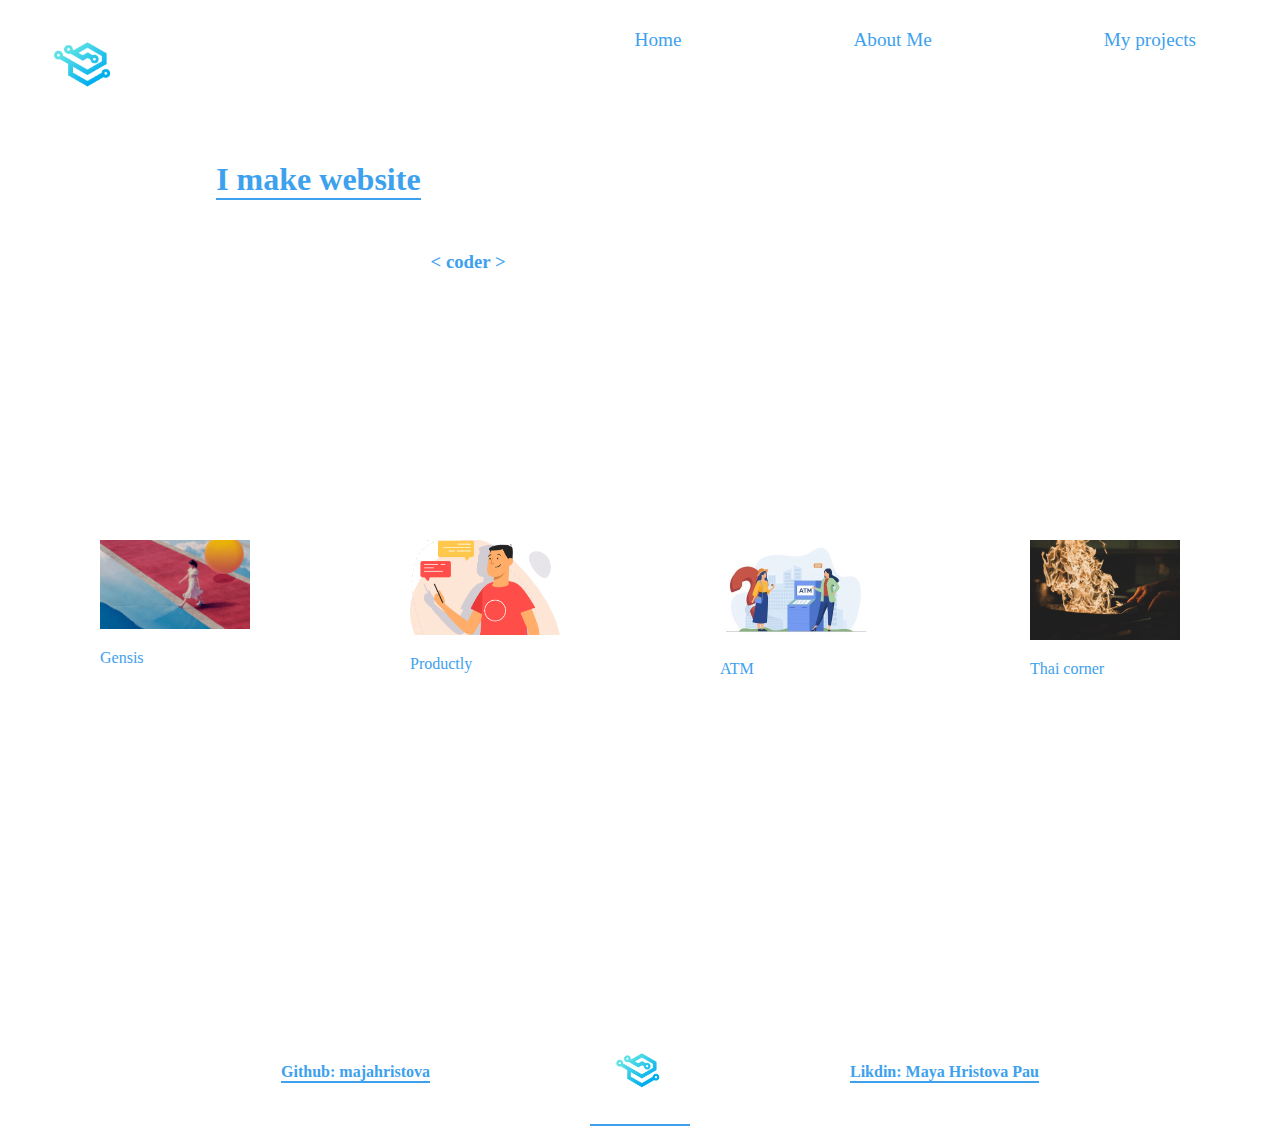
<file: index.html>
<!DOCTYPE html>
<html lang="en">
<head>
    <meta charset="UTF-8">
    <meta http-equiv="X-UA-Compatible" content="IE=edge">
    <meta name="viewport" content="width=device-width, initial-scale=1.0">
    <title>Portfolio</title>
        <link rel="stylesheet" href="style.css">
</head>
<body>
    <header class="header_navemeny">
        <img src="./images/logo-mayafix.png" alt="logo">
        <a href="#" class="toggle-button">
            <span class="bar"></span>
            <span class="bar"></span>
            <span class="bar"></span>
        </a>
        <nav class="navlinks">
            <ul>
                <li><a href="./index.html">Home</a></li>
                <li><a href="./html/aboutpage.html">About Me</a></li>
                <li><a href="./html/projectpage.html">My projects</a></li>
            </ul>
        </nav>
    </header>
    <main class="main_page_container_align">
        <div class="main_page_grid_container">
            <h1>I make website</h1>
            <h3> < coder > </h3>
        </div>
    </main>
        <section class="main_page_image_boxes">
            <section class="main_page_inner_image_boxes">
        <div class="main_page_box_one">
            <img src="./images/genesis-projektedited.png">
            <p>Gensis</p>
        </div>
        <div class="main_page_box_two">
            <img src="./images/productlyeditednew.png">
            <p>Productly</p>
        </div>
        <div class="main_page_box_three">
            <img src="./images/atm-editednew.jpg">
            <p>ATM</p>
        </div>
        <div class="main_page_box_four">
            <img src="./images/thai-corner.jpg">
            <p>Thai corner</p>
        </div>
       </section>
    </section>
    <footer class="footer">
        <ul>
          <li>
            Github: majahristova
          </li>
          <li>
            <img src="./images/logo-mayafix.png" alt="logo">
          </li>
          <li>
            Likdin: Maya Hristova Pau
          </li>
        </ul>
      </footer>
    <script> 
        const toggleButton = document.getElementsByClassName("toggle-button")[0]
        const navbarLinks = document.getElementsByClassName("navlinks")[0]
        toggleButton.addEventListener("click", () => {
            navbarLinks.classList.toggle("active");
            console.log(navbarLinks);
        })
    </script>
</body>
</html>
</file>
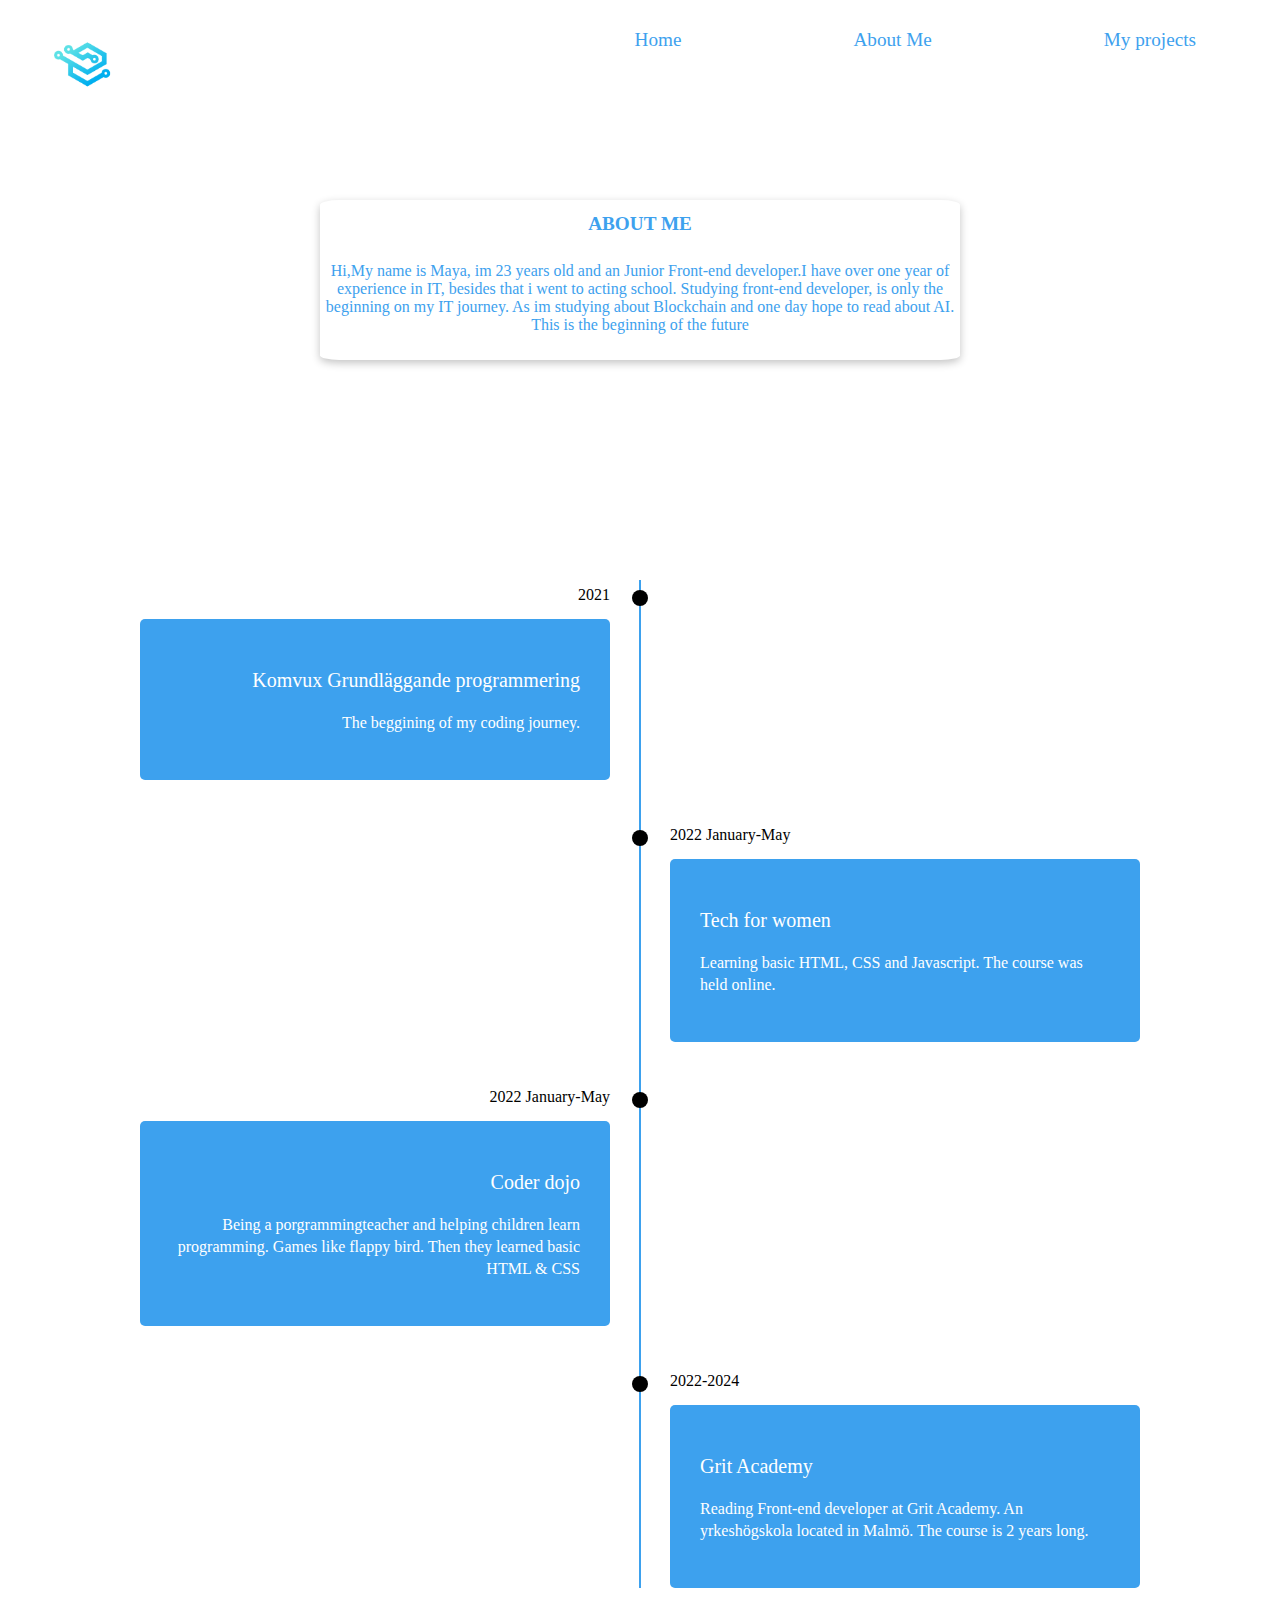
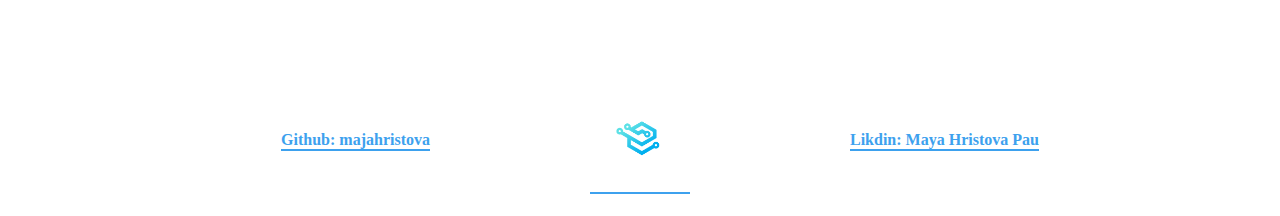
<file: html/aboutpage.html>
<!DOCTYPE html>
<html lang="en">
<head>
    <meta charset="UTF-8">
    <meta http-equiv="X-UA-Compatible" content="IE=edge">
    <meta name="viewport" content="width=device-width, initial-scale=1.0">
    <title>Document</title>
    <link rel="stylesheet" href="../style.css">
</head>
<body>
    <header class="header_navemeny">
        <img src="../images/logo-mayafix.png" alt="logo">
        <a href="#" class="toggle-button">
            <span class="bar"></span>
            <span class="bar"></span>
            <span class="bar"></span>
        </a>
        <nav class="navlinks">
            <ul>
                <li><a href="../index.html">Home</a></li>
                <li><a href="aboutpage.html">About Me</a></li>
                <li><a href="projectpage.html">My projects</a></li>
            </ul>
        </nav>
    </header>
    <main class="aboutpage_main_section">
        <section class="aboutpage_section_text">
            <h1>ABOUT ME</h1>
            <p>Hi,My name is Maya, im 23 years old and an Junior Front-end developer.I have over one year of experience
                in IT, besides that i went to acting school. Studying front-end developer, is only the beginning on my
                IT journey. As im studying about Blockchain and one day hope to read about AI. This is the beginning of
                the future</p>
        </section>
    </main>
    <section class="timeline-section">
        <div class="timeline-items">
            <div class="timeline-item">
                <div class="timeline-dot"></div>
                <div class="timeline-date">2021</div>
                <div class="timeline-content">
                    <h3>Komvux Grundläggande programmering</h3>
                    <p>The beggining of my coding journey.      
                    </p>
                </div>
            </div>
            <div class="timeline-item">
                <div class="timeline-dot"></div>
                <div class="timeline-date">2022 January-May</div>
                <div class="timeline-content">
                    <h3>Tech for women </h3>
                    <p> Learning basic HTML, CSS and Javascript. The course was held online.
                        
                    </p>
                </div>
            </div>
            <div class="timeline-item">
                <div class="timeline-dot"></div>
                <div class="timeline-date">2022 January-May</div>
                <div class="timeline-content">
                    <h3>Coder dojo </h3>
                    <p>Being a porgrammingteacher and helping children learn programming. Games like flappy bird. Then they learned basic HTML & CSS
                    </p>
                </div>
            </div>
            <div class="timeline-item">
                <div class="timeline-dot"></div>
                <div class="timeline-date">2022-2024</div>
                <div class="timeline-content">
                    <h3>Grit Academy </h3>
                    <p>Reading Front-end developer at Grit Academy. An yrkeshögskola located in Malmö. The course is 2 years long.
                    </p>
                </div>
            </div>
        </div>
    </section>
    <footer class="footer">
        <ul>
        <li> 
        Github: majahristova
        </li>
        <li>
          <img src="../images/logo-mayafix.png" alt="logo">
        </li>
        <li>
         Likdin: Maya Hristova Pau
        </li>
    </ul>
    </footer>
    <script> 
        const toggleButton = document.getElementsByClassName("toggle-button")[0]
        const navbarLinks = document.getElementsByClassName("navlinks")[0]
        toggleButton.addEventListener("click", () => {
            navbarLinks.classList.toggle("active");
            console.log(navbarLinks);
        })
    </script>
</body>
</html>
</file>
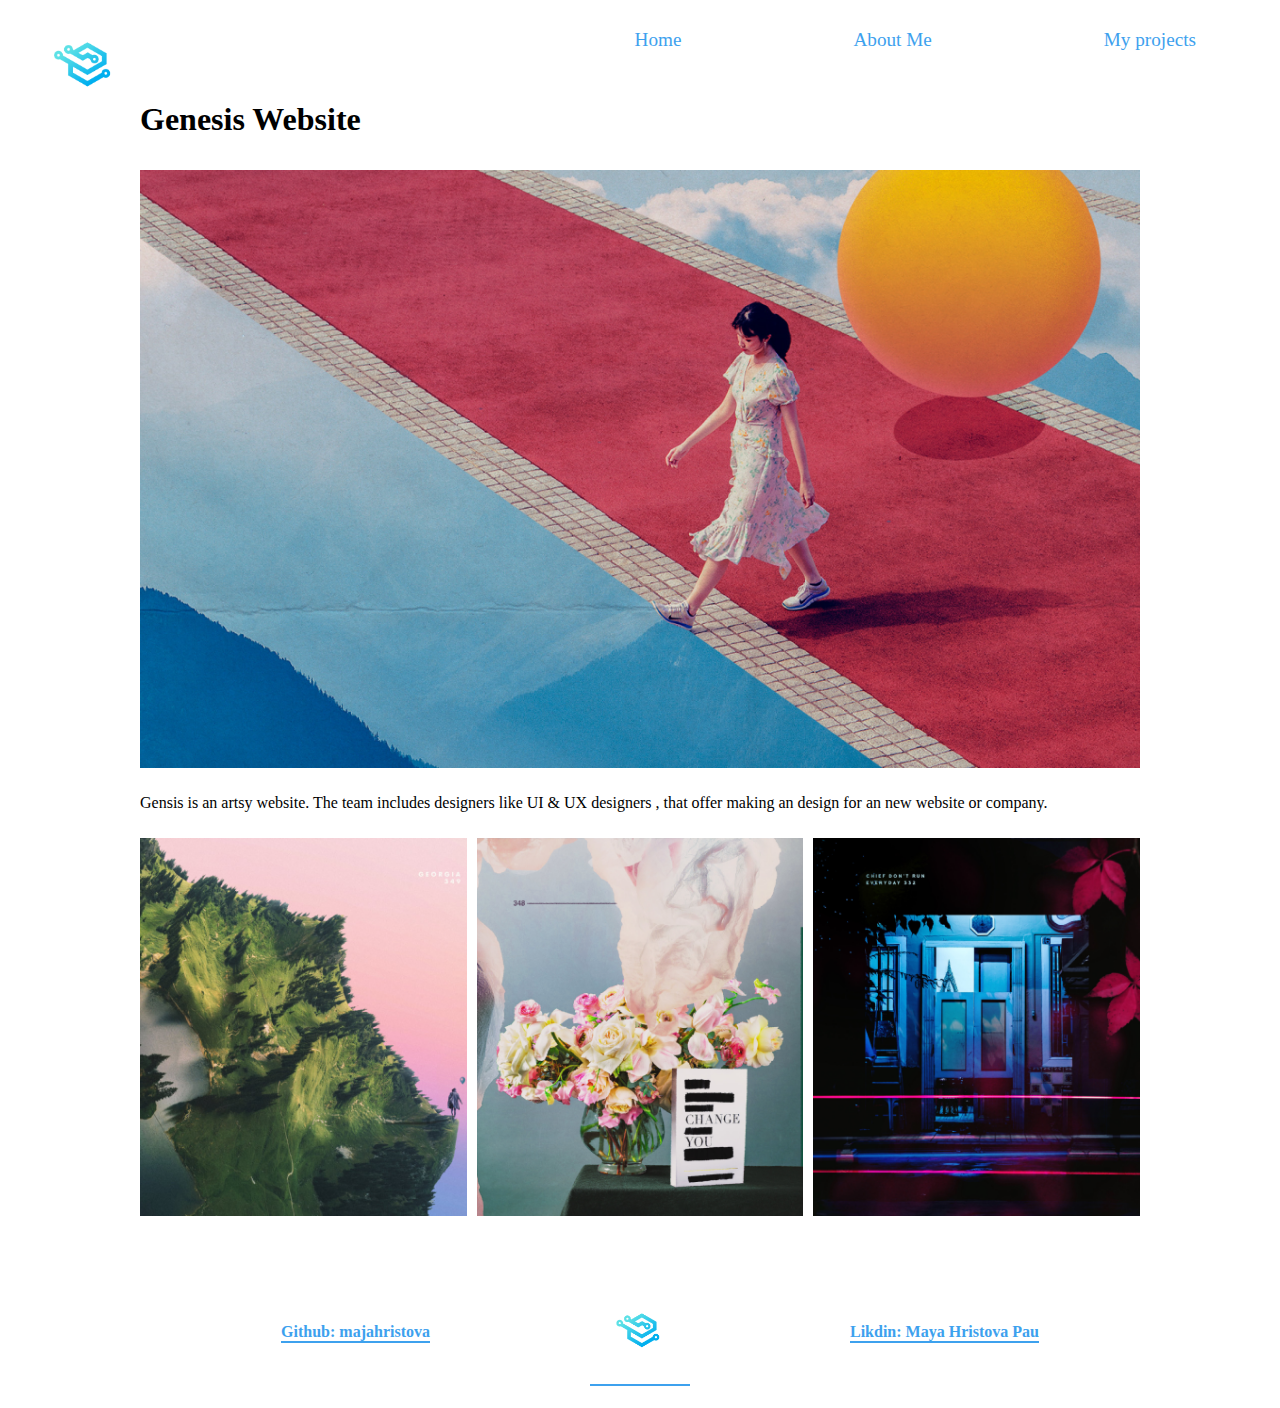
<file: html/genesiswebsite.html>
<!DOCTYPE html>
<html lang="en">
<head>
    <meta charset="UTF-8">
    <meta http-equiv="X-UA-Compatible" content="IE=edge">
    <meta name="viewport" content="width=device-width, initial-scale=1.0">
    <title>Document</title>
    <link rel="stylesheet" href="../style.css">
</head>
<body>
   <header class="header_navemeny">
        <img src="../images/logo-mayafix.png" alt="logo">
        <a href="#" class="toggle-button">
            <span class="bar"></span>
            <span class="bar"></span>
            <span class="bar"></span>
        </a>
        <nav class="navlinks">
            <ul>
                <li><a href="../index.html">Home</a></li>
                <li><a href="./aboutpage.html">About Me</a></li>
                <li><a href="./projectpage.html">My projects</a></li>
            </ul>
        </nav>
    </header>
    <main class="main_page_gridcontainer_align">
        <div class="grid_container">
            <div class="grid_box_one_genesiswebsite">
                <h1>Genesis Website</h1>
            </div>
            <div class="grid_box_two_genesiswebsite">
                <img src="../images/genesisproject.png" alt="genesis-firstpicture">
            </div>
            <div class="grid_box_three_genesiswebsite">
                <p>Gensis is an artsy website. The team includes designers like UI & UX designers , that offer making an design for an new website or company.</p>
                </div>
                <div class="grid_box_four_genesiswebsite">
                    <img src="../images/genesisproject_photo2.png" alt="genesis-picture">
                </div>
                <div class="grid_box_five_genesiswebsite">
                    <img src="../images/genesisproject_photo3.png" alt="genesis-picture">
                </div>
                <div class="grid_box_six_genesiswebsite">
                    <img src="../images/genesisproject_photo4.png" alt="genesis-picture">
                </div>
        </div>
    </main>
    <footer class="footer">
        <ul>
          <li>
            Github: majahristova
          </li>
          <li>
            <img src="../images/logo-mayafix.png" alt="logo">
          </li>
          <li>
            Likdin: Maya Hristova Pau
          </li>
        </ul>
      </footer>
      <script> 
        const toggleButton = document.getElementsByClassName("toggle-button")[0]
        const navbarLinks = document.getElementsByClassName("navlinks")[0]
        toggleButton.addEventListener("click", () => {
            navbarLinks.classList.toggle("active");
            console.log(navbarLinks);
        })
    </script>
    
</body>
</html>
</file>
<file: style.css>
body {
    margin: 0;
    background-color: white;
}

.header_navemeny {
    width: 100%;
    height: 5rem;
    top: 0%;
    display: flex;
    align-items: center;
    background-color: white;
}

.navlinks {
    width: 90%;
    display: flex;
    justify-content: flex-end;
    align-items: center;
}

.header_navemeny img {
    max-width: 170px;
    padding-top: 3rem;
}

.navlinks li {
    display: inline;
    padding: 4rem;
    margin: 0 20px;
}

.navlinks a {
    text-decoration: none;
    color: #3DA1EE;
    font-size: 1.2rem;

}


.toggle-button {
    position: absolute;
    top: .75rem;
    display: none;
    right: 1rem;
    flex-direction: column;
    justify-content: space-between;
    width: 1.875rem;
    height: 1.313rem;
}

.toggle-button .bar {
    height: 0.188rem;
    width: 100%;
    background-color: #3DA1EE;
    border-radius: 10px;
}
.main_page_container_align{
    margin-top: 3.75rem;
width: 100%;
height: 25rem;
display: flex;
justify-content: center;
align-content: center;

}


.main_page_grid_container{
    display: grid;
    grid-template-columns: repeat(4, 1fr);
    grid-template-rows: repeat(4, 1fr);
    max-width: 62.5rem;
    height: 2.5rem;
    gap: 0.625rem;

}

.main_page_grid_container h1{
    color: #3DA1EE;
    grid-column: 1/2;
    grid-row: 1/1;
    border-bottom: 2px solid;
    border-color: #3DA1EE;

}
.main_page_grid_container h3{
    grid-column: 2/3;
    grid-row: 2/2;
    color: #3DA1EE;

}

.main_page_image_boxes{
    display: flex;
    justify-content: center;
    width: 100%;
    height: 30rem;
}

.main_page_inner_image_boxes{
    display: flex;
    justify-content: center;
    flex-direction: row;
    gap: 10rem;
    width: 60rem;
    height: 10rem;
}
.main_page_box_one img{
    max-width: 150px;
}

.main_page_box_two img{
    max-width: 150px;
}
.main_page_box_three img{
  max-width: 150px;
}
.main_page_box_four img{
  max-width: 150px;
}

.main_page_inner_image_boxes p {
    color: #3DA1EE;
}


.footer{
    width: 100%;
    height: 8rem;
}
.footer ul{
    display: flex;
    justify-content: center;
    align-items: center;
    gap: 10rem;
    margin: 0;
}
.footer img {
    max-width: 100px;
    height: 6.25rem;
    object-fit: cover;
    border: none;
}
.footer li{
   color: #3DA1EE;
   border-bottom: 2px solid;
   color: #3DA1EE;
    font-weight: bold;
    display: inline-block;
    list-style: none;
}

/*About page*/

.aboutpage_main_section {
    width: 100%;
    height: 25rem;
    display: flex;
    align-items: center;
    justify-content: center;

}

.aboutpage_section_text {
    text-align: center;
    width: 40rem;
    height: 10rem;
    box-shadow: rgba(0, 0, 0, 0.24) 0px 3px 8px;
    border-radius: 3%;
}

.aboutpage_section_text h1 {
    color:#3DA1EE;
    font-size: 1.2rem;
    padding-bottom: 0.7rem;

}

.aboutpage_section_text p {
    color:#3DA1EE;
    font-size: 1.0rem;
}

.timeline-section{
    background-color:white;
    min-height: 100vh;
    padding: 6.25rem 0.938rem;
}
.timeline-items{
    max-width: 62.5rem;
    margin: auto;
    display: flex;
    flex-wrap: wrap;
    position: relative;

}

.timeline-items::before{
    content: '';
    position:absolute;
    width: 0.125rem;
    height: 100%;
    background-color: #3DA1EE;
    left: calc(50% - 1px);
}
.timeline-item{
    margin-bottom: 2.5rem;
    width: 100%;
    position: relative;
}

.timeline-item:last-child{
    margin-bottom: 0;
}

.timeline-item:nth-child(odd) {
    padding-right: calc(50% + 30px);
    text-align: right;
}
.timeline-item:nth-child(even) {
    padding-left: calc(50% + 30px);
}

.timeline-dot{
    height: 1rem;
    width: 1rem;
    background-color: black;
    position:absolute;
    left: calc(50% - 8px);
    border-radius: 50%;
    top: 0.625rem;
}
.timeline-date{
    font-size: 1.125;
    color: black;
    margin: 0.375rem 0 0.938rem;
}
.timeline-content{
    background-color: #3DA1EE;;
    padding: 1.875rem;
    border-radius: 0.313rem;
}
.timeline-content h3{
    font-size: 1.25rem;
    color:white;
    font-weight:500;
}
.timeline-content p{
    font-size: 1rem;
    color:white ;
    font-weight:300;
    line-height: 1.375rem;
}





/* My project page*/

.container{
    width: 100%;
    height: 40rem;
    display: flex;
    justify-content: center;
    align-items: center;
}
/* Gensis website*/

.main_page_gridcontainer_align{
    max-width: 93.75rem;
    width: 100%;
    min-height: 75rem;
    display: flex;
    justify-content: center;
    align-content: center;
}
.grid_container{
    display: grid;
    grid-template-columns: repeat(3, 1fr);
    grid-template-rows: repeat(4, 1fr);
    max-width: 62.5rem;
    height: 31.25rem ;
    gap: 0.625rem;
}

.grid_box_one_genesiswebsite{
    grid-column: 1/1;
    grid-row: 1/1;
}

.grid_box_two_genesiswebsite{
    grid-column: 1/4;
    grid-row: 2/2;
    
}

.grid_box_three_genesiswebsite{
    grid-column: 1/4;
    grid-row: 3/3;
}

.grid_box_four_genesiswebsite{
    grid-column: 1/2;
    grid-row: 4/4;
}

.grid_box_five_genesiswebsite{
    grid-column: 2/3;
    grid-row: 4/4;
}
.grid_box_six_genesiswebsite{
    grid-column: 3/4;
    grid-row: 4/4;
}
.grid_container img {
    max-width: 100%;
    height: 100%;
    object-fit: cover;
}

/* Atm website*/

.grid_box_one_atmwebsite{
    grid-column: 1/3;
    grid-row: 1/1;
}

.grid_box_two_atmwebsite{
    grid-column: 1/4;
    grid-row: 2/2;
    
}

.grid_box_three_atmwebsite{
    grid-column: 1/4 ;
    grid-row: 3/3;
}

.grid_box_four_atmwebsite{
    grid-column: 1/2;
    grid-row: 4/4;
}

.grid_box_five_atmwebsite{
    grid-column: 2/3;
    grid-row: 4/4;
}
.grid_box_six_atmwebsite{
    grid-column: 3/4;
    grid-row: 4/4;
}
.grid_container img {
    max-width: 100%;
    height: 100%;
    object-fit: cover;
}


/*Productly website */

.grid_box_one_prdwebsite{
    grid-column: 1/3;
    grid-row: 1/1;
}

.grid_box_two_prdwebsite{
    grid-column: 1/4;
    grid-row: 2/2;
    
}

.grid_box_three_prdwebsite{
    grid-column: 1/4 ;
    grid-row: 3/3;
}

.grid_box_four_prdwebsite{
    grid-column: 1/2;
    grid-row: 4/4;
}

.grid_box_five_prdwebsite{
    grid-column: 2/3;
    grid-row: 4/4;
}
.grid_box_six_prdwebsite{
    grid-column: 3/4;
    grid-row: 4/4;
}
.grid_container img {
    max-width: 100%;
    height: 100%;
    object-fit: cover;
}

/* Thai corner*/

.grid_box_one_tcwebsite{
    grid-column: 1/3;
    grid-row: 1/1;
}

.grid_box_two_tcwebsite{
    grid-column: 1/4;
    grid-row: 2/2;
    
}
.grid_box_three_tcwebsite{
    grid-column: 1/4 ;
    grid-row: 3/3;
}

.grid_box_four_tcwebsite{
    grid-column: 1/2;
    grid-row: 4/4;
}

.grid_box_five_tcwebsite{
    grid-column: 2/3;
    grid-row: 4/4;
}
.grid_box_six_tcwebsite{
    grid-column: 3/4;
    grid-row: 4/4;
}
.grid_container img {
    max-width: 100%;
    height: 100%;
    object-fit: cover;
}




@media screen and (max-width:600px) {
    .toggle-button {
        display: flex;
    }

    .navlinks {
        display: none;
        width: 100%;
        padding-top: 1.875rem;
    }

    .header_navemeny {
        flex-direction: row;
        align-items: center;
    }

    .header_navemeny img {
        width: 120px;
        padding: 0;
    }

    .aboutpage_section_text {
        width: 25rem;
        height: 14rem;
    }
    .navlinks li{
        padding: 0.7rem;
        margin: 0;
    }
    .navlinks.active {  
        display: flex;
        width: 100%;
        height: 3rem;
        justify-content: space-evenly;

    }

    .main_page_grid_container h1{
        grid-row: 1/1;
        grid-column: 1/3;
    }
    .timeline-items::before{
        left:  7px;
     }
     .timeline-item:nth-child(odd){
         padding-right: 0;
         text-align: left;
     }
     .timeline-item:nth-child(odd),
     .timeline-item:nth-child(even) {
         padding-left: 37px;
     }
     .timeline-dot{
         left: 0;
     }
     .footer{
        padding-top: 7rem;
     }
     .footer img{
         display: none;
     }
     .footer ul {
         gap: 2rem;
     }
    .row>* {
        width: 50%;
        
    }

    .main_page_inner_image_boxes{
        padding-top: 5rem;
        flex-direction: column;
        gap: 0;
    }
    
}
</file>
